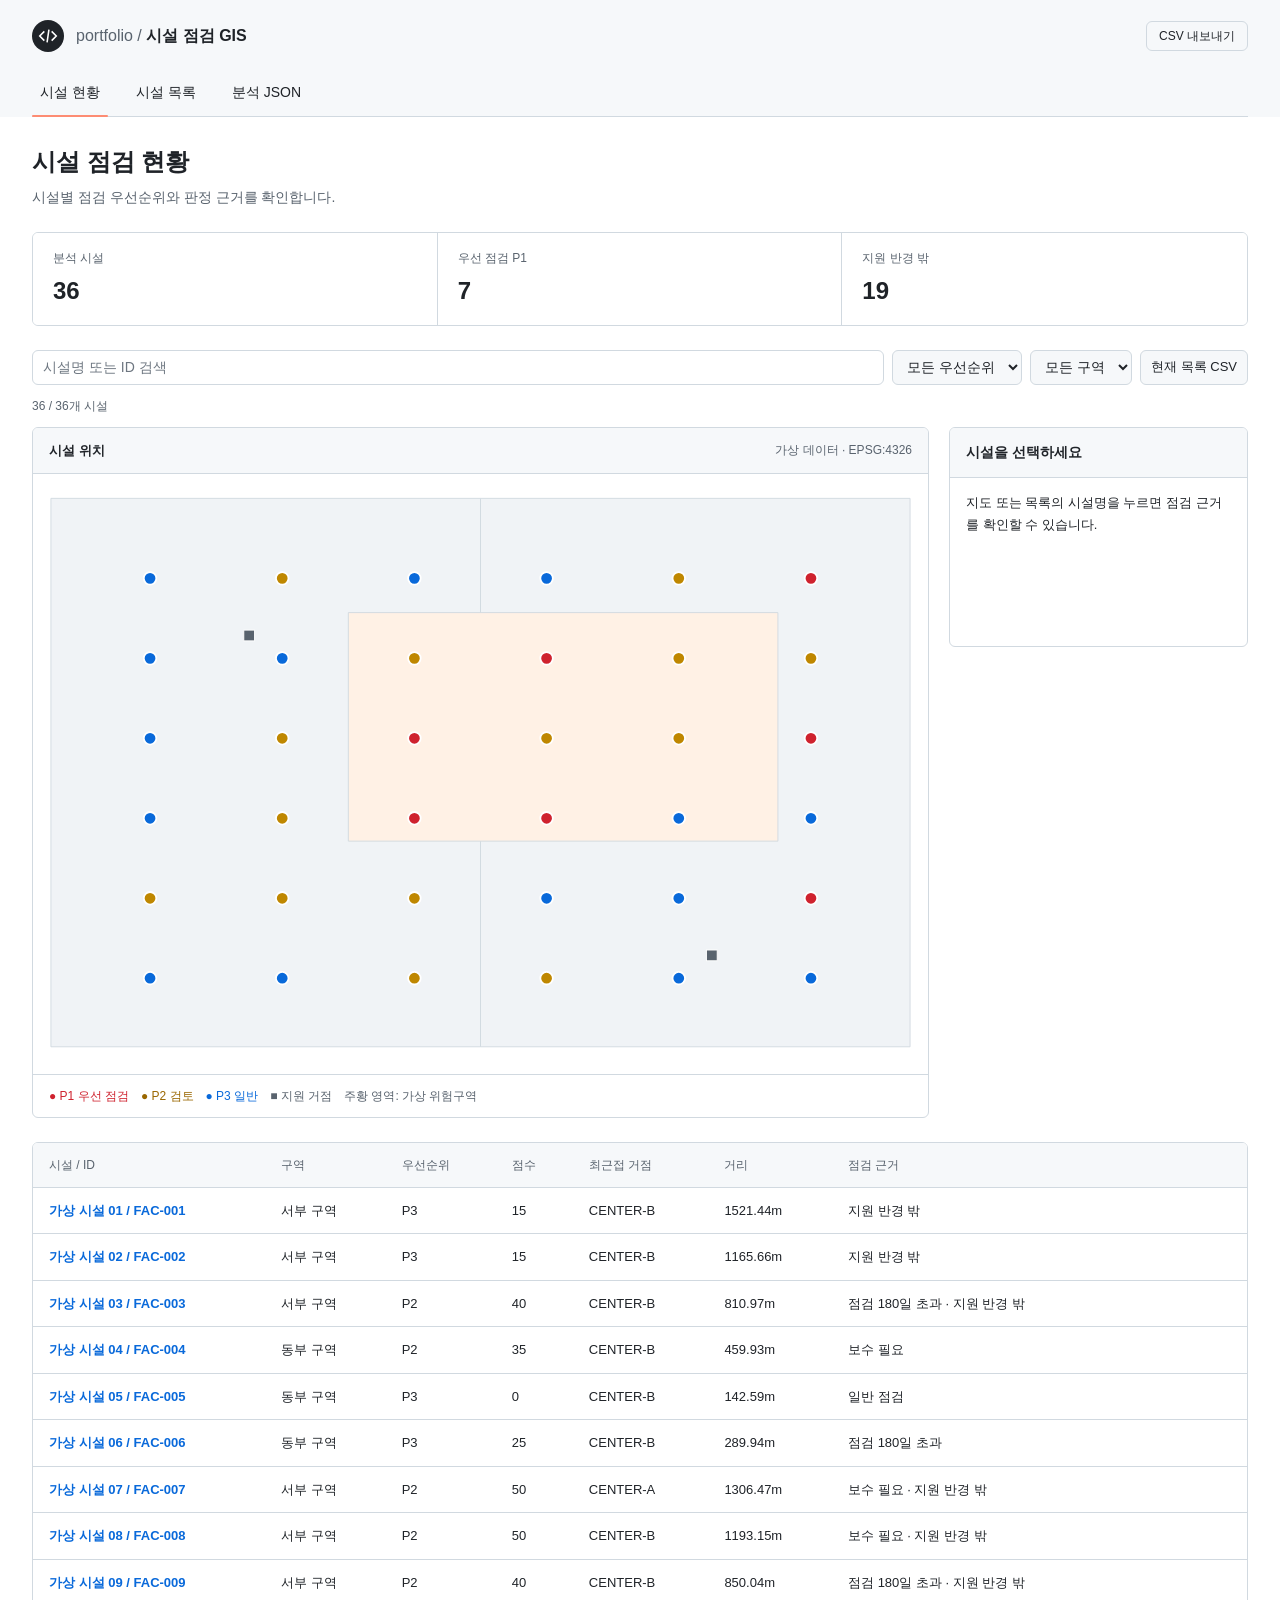
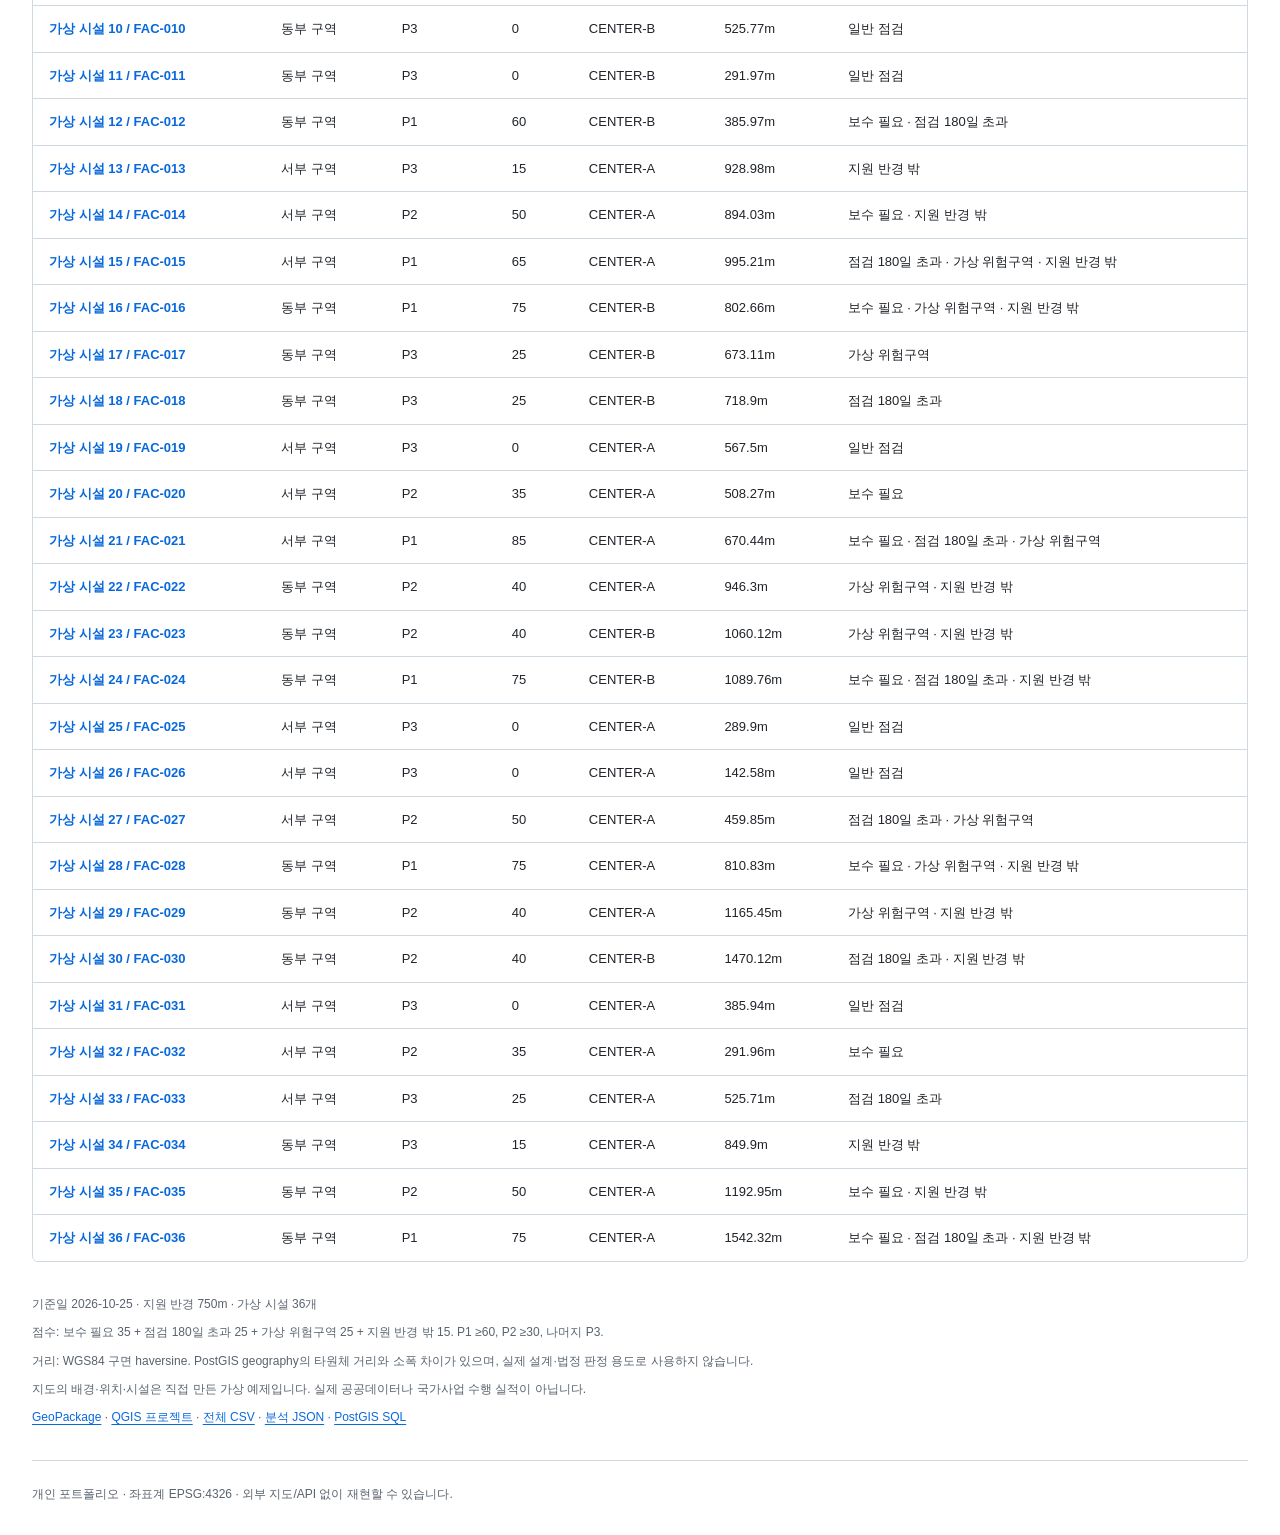
<file: output/index.html>
<!doctype html>
<html lang="ko">
  <head>
    <link rel="icon" href="data:," />
    <meta charset="utf-8" />
    <meta name="viewport" content="width=device-width,initial-scale=1" />
    <title>시설 점검 우선순위 · GIS 포트폴리오</title>
    <style>
      /* GitHub / Primer-inspired UI. Priority colors describe data, not page decoration. */
:root {
  color-scheme: light;
  --ink: #1f2328;
  --muted: #59636e;
  --line: #d1d9e0;
  --surface: #f6f8fa;
  --accent: #0969da;
}
* {
  box-sizing: border-box;
}
html {
  scroll-padding-top: 20px;
}
body {
  margin: 0;
  background: #fff;
  color: var(--ink);
  font:
    14px/1.5 -apple-system,
    BlinkMacSystemFont,
    "Segoe UI",
    "Malgun Gothic",
    sans-serif;
  -webkit-font-smoothing: antialiased;
}
.shell {
  width: min(1216px, calc(100% - 64px));
  margin: auto;
}
a {
  color: var(--accent);
  text-underline-offset: 3px;
}
button,
input,
select {
  font: inherit;
}
:focus-visible {
  outline: 2px solid var(--accent);
  outline-offset: 2px;
}
.app-header {
  background: var(--surface);
  box-shadow: 0 0 0 100vmax var(--surface);
  clip-path: inset(0 -100vmax);
  border-bottom: 1px solid var(--line);
}
.topbar {
  min-height: 72px;
  display: flex;
  align-items: center;
  justify-content: space-between;
  gap: 16px;
}
.brand {
  display: inline-flex;
  align-items: center;
  gap: 12px;
  color: var(--ink);
  font-size: 16px;
  font-weight: 600;
  text-decoration: none;
}
.brand-owner {
  color: var(--muted);
  font-weight: 400;
}
.brand-symbol {
  display: inline-grid;
  place-items: center;
  width: 32px;
  height: 32px;
  flex: none;
  border-radius: 50%;
  background: var(--ink);
  color: #fff;
}
.brand-symbol svg {
  width: 22px;
  height: 22px;
}
.header-download {
  padding: 5px 12px;
  border: 1px solid var(--line);
  border-radius: 6px;
  font-size: 12px;
  color: var(--ink);
  text-decoration: none;
  background: var(--surface);
  white-space: nowrap;
}
.app-tabs {
  display: flex;
  gap: 20px;
}
.app-tabs a {
  position: relative;
  padding: 10px 8px 13px;
  color: var(--ink);
  text-decoration: none;
  white-space: nowrap;
}
.app-tabs a[aria-current]::after {
  content: "";
  position: absolute;
  inset: auto 0 -1px;
  height: 2px;
  background: #fd8c73;
  border-radius: 2px;
}
main {
  padding-top: 28px;
}
h1 {
  font-size: 24px;
  font-weight: 600;
  line-height: 1.4;
  margin: 0 0 8px;
  letter-spacing: normal;
}
h2 {
  font-size: 16px;
  margin: 0 0 16px;
}
.lead {
  color: var(--muted);
  font-size: 14px;
  margin: 0;
}
.metrics {
  display: grid;
  grid-template-columns: repeat(3, 1fr);
  border: 1px solid var(--line);
  border-radius: 6px;
  overflow: hidden;
  margin: 24px 0;
}
.metrics > div {
  background: #fff;
  padding: 16px 20px;
  border-right: 1px solid var(--line);
}
.metrics > div:last-child {
  border-right: 0;
}
.metrics span {
  display: block;
  font-size: 12px;
  color: var(--muted);
}
.metrics strong {
  display: block;
  margin-top: 6px;
  font-size: 24px;
  font-weight: 600;
}
.filters {
  display: flex;
  gap: 8px;
  margin: 20px 0 12px;
}
input,
select,
button {
  border: 1px solid var(--line);
  background: #fff;
  border-radius: 6px;
  padding: 6px 10px;
  color: var(--ink);
  min-height: 32px;
}
input {
  flex: 1;
  min-width: 0;
}
select,
button {
  background: var(--surface);
}
input::placeholder {
  color: #6e7781;
}
button {
  cursor: pointer;
  font-size: 13px;
  font-weight: 500;
  white-space: nowrap;
}
button:hover {
  background: #eff2f5;
}
.status {
  font-size: 12px;
  color: var(--muted);
  margin: 0 0 12px;
}
.layout {
  display: grid;
  grid-template-columns: minmax(0, 3fr) minmax(260px, 1fr);
  gap: 20px;
  align-items: start;
}
.map {
  border: 1px solid var(--line);
  background: #fff;
  border-radius: 6px;
  overflow: hidden;
}
.map-heading {
  display: flex;
  justify-content: space-between;
  align-items: center;
  gap: 12px;
  padding: 13px 16px;
  border-bottom: 1px solid var(--line);
  background: var(--surface);
  font-size: 13px;
}
.map-heading span {
  font-size: 12px;
  color: var(--muted);
}
svg {
  display: block;
  width: 100%;
  height: auto;
}
.asset {
  fill: #0969da;
  stroke: white;
  stroke-width: 2;
  cursor: pointer;
}
.asset[data-priority="P1"] {
  fill: #cf222e;
}
.asset[data-priority="P2"] {
  fill: #bf8700;
}
.asset:focus,
.asset.selected {
  stroke: #1f2328;
  stroke-width: 4;
  outline: none;
}
.asset[hidden] {
  display: none;
}
.detail {
  background: white;
  border: 1px solid var(--line);
  border-radius: 6px;
  min-height: 220px;
  overflow: hidden;
}
.detail h2 {
  padding: 14px 16px;
  margin: 0;
  background: var(--surface);
  border-bottom: 1px solid var(--line);
  font-size: 14px;
  overflow-wrap: anywhere;
}
.detail p {
  font-size: 13px;
  margin: 14px 16px;
  line-height: 1.7;
  overflow-wrap: anywhere;
}
.legend {
  font-size: 12px;
  color: var(--muted);
  padding: 12px 16px;
  border-top: 1px solid var(--line);
  display: flex;
  flex-wrap: wrap;
  gap: 12px;
}
.p1 {
  color: #cf222e;
}
.p2 {
  color: #9a6700;
}
.p3 {
  color: #0969da;
}
.table-wrap {
  overflow: auto;
  margin-top: 24px;
  border: 1px solid var(--line);
  border-radius: 6px;
}
table {
  border-collapse: collapse;
  width: 100%;
  background: #fff;
  font-size: 13px;
}
th,
td {
  text-align: left;
  padding: 13px 16px;
  border-bottom: 1px solid var(--line);
}
th {
  font-weight: 500;
  font-size: 12px;
  color: var(--muted);
  background: var(--surface);
}
tbody tr:last-child td {
  border-bottom: 0;
}
tbody tr:hover {
  background: var(--surface);
}
td button {
  padding: 0;
  min-height: 0;
  border: 0;
  text-align: left;
  background: none;
  color: var(--accent);
  font-weight: 600;
}
td button:hover {
  background: none;
  text-decoration: underline;
}
.empty {
  text-align: center;
  padding: 32px;
}
.notes {
  padding: 24px 0;
  color: var(--muted);
  font-size: 12px;
  line-height: 1.7;
}
.notes p {
  margin: 8px 0;
}
footer {
  border-top: 1px solid var(--line);
  padding: 24px 0 32px;
  font-size: 12px;
  color: var(--muted);
}
@media (max-width: 760px) {
  .shell {
    width: calc(100% - 32px);
  }
  .topbar {
    min-height: 64px;
    gap: 12px;
  }
  .brand {
    font-size: 15px;
    gap: 8px;
  }
  .brand-owner {
    display: none;
  }
  .header-download {
    font-size: 11px;
    padding: 5px 8px;
  }
  .app-tabs {
    gap: 10px;
  }
  .app-tabs a {
    font-size: 13px;
    padding-inline: 6px;
  }
  main {
    padding-top: 24px;
  }
  .layout {
    grid-template-columns: 1fr;
  }
  .filters {
    flex-wrap: wrap;
  }
  .filters input {
    flex-basis: 100%;
  }
  .filters select {
    flex: 1;
    min-width: 0;
  }
  .filters button {
    white-space: nowrap;
  }
  .metrics > div {
    padding: 12px;
  }
  .metrics span {
    font-size: 11px;
  }
  .metrics strong {
    font-size: 22px;
  }
  h1 {
    font-size: 22px;
  }
  .map-heading {
    padding: 12px;
  }
  .map-heading span {
    font-size: 11px;
  }
  .detail {
    min-height: 0;
  }
  table {
    min-width: 650px;
  }
  .legend {
    gap: 10px;
    font-size: 11px;
  }
  input,
  select,
  button {
    min-height: 36px;
  }
}
@media (max-width: 360px) {
  .brand {
    font-size: 14px;
  }
  .header-download {
    padding: 5px 6px;
    font-size: 10px;
  }
  .app-tabs {
    gap: 4px;
  }
  .app-tabs a {
    font-size: 12px;
  }
  .metrics > div {
    padding: 12px 8px;
  }
}

    </style>
  </head>
  <body>
    <div class="shell">
      <header class="app-header">
        <div class="topbar">
          <a class="brand" href="#overview"
            ><span class="brand-symbol" aria-hidden="true"
              ><svg
                viewBox="0 0 24 24"
                fill="none"
                stroke="currentColor"
                stroke-width="1.7"
              >
                <path d="m8 7-5 5 5 5m8-10 5 5-5 5m-3-12-2 14" /></svg></span
            ><span
              ><span class="brand-owner">portfolio / </span>시설 점검 GIS</span
            ></a
          ><a class="header-download" href="facilities.csv">CSV 내보내기</a>
        </div>
        <nav class="app-tabs" aria-label="주 메뉴">
          <a href="#overview" aria-current="page">시설 현황</a
          ><a href="#facility-list">시설 목록</a
          ><a href="report.json">분석 JSON</a>
        </nav>
      </header>
      <main id="overview">
        <h1>시설 점검 현황</h1>
        <p class="lead">시설별 점검 우선순위와 판정 근거를 확인합니다.</p>
        <section class="metrics" aria-label="분석 요약">
          <div>
            <span>분석 시설</span>
            <strong id="total"> </strong>
          </div>
          <div>
            <span>우선 점검 P1</span>
            <strong id="high"> </strong>
          </div>
          <div>
            <span>지원 반경 밖</span>
            <strong id="uncovered"> </strong>
          </div>
        </section>
        <div class="filters">
          <input
            id="search"
            type="search"
            placeholder="시설명 또는 ID 검색"
            aria-label="시설 검색"
          />
          <select id="priority" aria-label="우선순위">
            <option value="">모든 우선순위</option>
            <option>P1</option>
            <option>P2</option>
            <option>P3</option>
          </select>
          <select id="zone" aria-label="구역">
            <option value="">모든 구역</option>
          </select>
          <button id="download">현재 목록 CSV</button>
        </div>
        <p id="count" class="status" role="status"></p>
        <div class="layout">
          <div class="map">
            <div class="map-heading">
              <strong>시설 위치</strong><span>가상 데이터 · EPSG:4326</span>
            </div>
            <svg
              viewBox="0 0 1000 670"
              role="img"
              aria-label="가상 공공시설 우선순위 지도"
            >
              <path d="M 20.00,640.00 L 500.00,640.00 L 500.00,27.23 L 20.00,27.23 L 20.00,640.00 Z" fill-rule="evenodd" fill="#f0f3f6" stroke="#d1d9e0"><title>서부 구역</title></path><path d="M 500.00,640.00 L 980.00,640.00 L 980.00,27.23 L 500.00,27.23 L 500.00,640.00 Z" fill-rule="evenodd" fill="#f0f3f6" stroke="#d1d9e0"><title>동부 구역</title></path><path d="M 352.31,410.21 L 832.31,410.21 L 832.31,154.89 L 352.31,154.89 L 352.31,410.21 Z" fill-rule="evenodd" fill="#fff1e5" stroke="#d1d9e0"><title>가상 집중 점검구역</title></path><circle class="asset" tabindex="0" role="button" aria-label="가상 시설 01" data-id="FAC-001" data-priority="P3" cx="130.77" cy="563.40" r="7"><title>가상 시설 01</title></circle><circle class="asset" tabindex="0" role="button" aria-label="가상 시설 02" data-id="FAC-002" data-priority="P3" cx="278.46" cy="563.40" r="7"><title>가상 시설 02</title></circle><circle class="asset" tabindex="0" role="button" aria-label="가상 시설 03" data-id="FAC-003" data-priority="P2" cx="426.15" cy="563.40" r="7"><title>가상 시설 03</title></circle><circle class="asset" tabindex="0" role="button" aria-label="가상 시설 04" data-id="FAC-004" data-priority="P2" cx="573.85" cy="563.40" r="7"><title>가상 시설 04</title></circle><circle class="asset" tabindex="0" role="button" aria-label="가상 시설 05" data-id="FAC-005" data-priority="P3" cx="721.54" cy="563.40" r="7"><title>가상 시설 05</title></circle><circle class="asset" tabindex="0" role="button" aria-label="가상 시설 06" data-id="FAC-006" data-priority="P3" cx="869.23" cy="563.40" r="7"><title>가상 시설 06</title></circle><circle class="asset" tabindex="0" role="button" aria-label="가상 시설 07" data-id="FAC-007" data-priority="P2" cx="130.77" cy="474.04" r="7"><title>가상 시설 07</title></circle><circle class="asset" tabindex="0" role="button" aria-label="가상 시설 08" data-id="FAC-008" data-priority="P2" cx="278.46" cy="474.04" r="7"><title>가상 시설 08</title></circle><circle class="asset" tabindex="0" role="button" aria-label="가상 시설 09" data-id="FAC-009" data-priority="P2" cx="426.15" cy="474.04" r="7"><title>가상 시설 09</title></circle><circle class="asset" tabindex="0" role="button" aria-label="가상 시설 10" data-id="FAC-010" data-priority="P3" cx="573.85" cy="474.04" r="7"><title>가상 시설 10</title></circle><circle class="asset" tabindex="0" role="button" aria-label="가상 시설 11" data-id="FAC-011" data-priority="P3" cx="721.54" cy="474.04" r="7"><title>가상 시설 11</title></circle><circle class="asset" tabindex="0" role="button" aria-label="가상 시설 12" data-id="FAC-012" data-priority="P1" cx="869.23" cy="474.04" r="7"><title>가상 시설 12</title></circle><circle class="asset" tabindex="0" role="button" aria-label="가상 시설 13" data-id="FAC-013" data-priority="P3" cx="130.77" cy="384.68" r="7"><title>가상 시설 13</title></circle><circle class="asset" tabindex="0" role="button" aria-label="가상 시설 14" data-id="FAC-014" data-priority="P2" cx="278.46" cy="384.68" r="7"><title>가상 시설 14</title></circle><circle class="asset" tabindex="0" role="button" aria-label="가상 시설 15" data-id="FAC-015" data-priority="P1" cx="426.15" cy="384.68" r="7"><title>가상 시설 15</title></circle><circle class="asset" tabindex="0" role="button" aria-label="가상 시설 16" data-id="FAC-016" data-priority="P1" cx="573.85" cy="384.68" r="7"><title>가상 시설 16</title></circle><circle class="asset" tabindex="0" role="button" aria-label="가상 시설 17" data-id="FAC-017" data-priority="P3" cx="721.54" cy="384.68" r="7"><title>가상 시설 17</title></circle><circle class="asset" tabindex="0" role="button" aria-label="가상 시설 18" data-id="FAC-018" data-priority="P3" cx="869.23" cy="384.68" r="7"><title>가상 시설 18</title></circle><circle class="asset" tabindex="0" role="button" aria-label="가상 시설 19" data-id="FAC-019" data-priority="P3" cx="130.77" cy="295.32" r="7"><title>가상 시설 19</title></circle><circle class="asset" tabindex="0" role="button" aria-label="가상 시설 20" data-id="FAC-020" data-priority="P2" cx="278.46" cy="295.32" r="7"><title>가상 시설 20</title></circle><circle class="asset" tabindex="0" role="button" aria-label="가상 시설 21" data-id="FAC-021" data-priority="P1" cx="426.15" cy="295.32" r="7"><title>가상 시설 21</title></circle><circle class="asset" tabindex="0" role="button" aria-label="가상 시설 22" data-id="FAC-022" data-priority="P2" cx="573.85" cy="295.32" r="7"><title>가상 시설 22</title></circle><circle class="asset" tabindex="0" role="button" aria-label="가상 시설 23" data-id="FAC-023" data-priority="P2" cx="721.54" cy="295.32" r="7"><title>가상 시설 23</title></circle><circle class="asset" tabindex="0" role="button" aria-label="가상 시설 24" data-id="FAC-024" data-priority="P1" cx="869.23" cy="295.32" r="7"><title>가상 시설 24</title></circle><circle class="asset" tabindex="0" role="button" aria-label="가상 시설 25" data-id="FAC-025" data-priority="P3" cx="130.77" cy="205.96" r="7"><title>가상 시설 25</title></circle><circle class="asset" tabindex="0" role="button" aria-label="가상 시설 26" data-id="FAC-026" data-priority="P3" cx="278.46" cy="205.96" r="7"><title>가상 시설 26</title></circle><circle class="asset" tabindex="0" role="button" aria-label="가상 시설 27" data-id="FAC-027" data-priority="P2" cx="426.15" cy="205.96" r="7"><title>가상 시설 27</title></circle><circle class="asset" tabindex="0" role="button" aria-label="가상 시설 28" data-id="FAC-028" data-priority="P1" cx="573.85" cy="205.96" r="7"><title>가상 시설 28</title></circle><circle class="asset" tabindex="0" role="button" aria-label="가상 시설 29" data-id="FAC-029" data-priority="P2" cx="721.54" cy="205.96" r="7"><title>가상 시설 29</title></circle><circle class="asset" tabindex="0" role="button" aria-label="가상 시설 30" data-id="FAC-030" data-priority="P2" cx="869.23" cy="205.96" r="7"><title>가상 시설 30</title></circle><circle class="asset" tabindex="0" role="button" aria-label="가상 시설 31" data-id="FAC-031" data-priority="P3" cx="130.77" cy="116.60" r="7"><title>가상 시설 31</title></circle><circle class="asset" tabindex="0" role="button" aria-label="가상 시설 32" data-id="FAC-032" data-priority="P2" cx="278.46" cy="116.60" r="7"><title>가상 시설 32</title></circle><circle class="asset" tabindex="0" role="button" aria-label="가상 시설 33" data-id="FAC-033" data-priority="P3" cx="426.15" cy="116.60" r="7"><title>가상 시설 33</title></circle><circle class="asset" tabindex="0" role="button" aria-label="가상 시설 34" data-id="FAC-034" data-priority="P3" cx="573.85" cy="116.60" r="7"><title>가상 시설 34</title></circle><circle class="asset" tabindex="0" role="button" aria-label="가상 시설 35" data-id="FAC-035" data-priority="P2" cx="721.54" cy="116.60" r="7"><title>가상 시설 35</title></circle><circle class="asset" tabindex="0" role="button" aria-label="가상 시설 36" data-id="FAC-036" data-priority="P1" cx="869.23" cy="116.60" r="7"><title>가상 시설 36</title></circle><rect x="235.54" y="174.43" width="12" height="12" fill="#59636e" stroke="white"><title>가상 북부 지원 거점</title></rect><rect x="752.46" y="531.87" width="12" height="12" fill="#59636e" stroke="white"><title>가상 남부 지원 거점</title></rect>
            </svg>
            <div class="legend">
              <span class="p1">● P1 우선 점검</span>
              <span class="p2">● P2 검토</span>
              <span class="p3">● P3 일반</span>
              <span>■ 지원 거점</span>
              <span>주황 영역: 가상 위험구역</span>
            </div>
          </div>
          <aside class="detail" id="detail">
            <h2>시설을 선택하세요</h2>
            <p>
              지도 또는 목록의 시설명을 누르면 점검 근거를 확인할 수 있습니다.
            </p>
          </aside>
        </div>
        <div class="table-wrap" id="facility-list">
          <table>
            <thead>
              <tr>
                <th>시설 / ID</th>
                <th>구역</th>
                <th>우선순위</th>
                <th>점수</th>
                <th>최근접 거점</th>
                <th>거리</th>
                <th>점검 근거</th>
              </tr>
            </thead>
            <tbody id="rows"></tbody>
          </table>
        </div>
        <section class="notes">
          <p id="basis"></p>
          <p>
            점수: 보수 필요 35 + 점검 180일 초과 25 + 가상 위험구역 25 + 지원
            반경 밖 15. P1 ≥60, P2 ≥30, 나머지 P3.
          </p>
          <p>
            거리: WGS84 구면 haversine. PostGIS geography의 타원체 거리와 소폭
            차이가 있으며, 실제 설계·법정 판정 용도로 사용하지 않습니다.
          </p>
          <p>
            지도의 배경·위치·시설은 직접 만든 가상 예제입니다. 실제 공공데이터나
            국가사업 수행 실적이 아닙니다.
          </p>
          <p>
            <a href="analysis.gpkg">GeoPackage</a> ·
            <a href="facility-review.qgs">QGIS 프로젝트</a> ·
            <a href="facilities.csv">전체 CSV</a> ·
            <a href="report.json">분석 JSON</a> ·
            <a href="postgis.sql">PostGIS SQL</a>
          </p>
        </section>
      </main>
      <footer>
        개인 포트폴리오 · 좌표계 EPSG:4326 · 외부 지도/API 없이 재현할 수
        있습니다.
      </footer>
    </div>
    <script id="report-data" type="application/json">
      {"as_of": "2026-10-25", "radius_m": 750, "distance_method": "WGS84 coordinates / spherical haversine R=6371008.8m; PostGIS geography uses spheroid", "synthetic": true, "total": 36, "uncovered": 19, "high_priority": 7, "rows": [{"id": "FAC-001", "name": "가상 시설 01", "kind": "안전표지", "condition": "OK", "last_inspected": "2026-09-01", "zone": "서부 구역", "nearest_center": "CENTER-B", "distance_m": 1521.44, "covered": false, "hazard": false, "overdue": false, "score": 15, "priority": "P3", "reasons": "지원 반경 밖", "lon": 127.42, "lat": 36.61}, {"id": "FAC-002", "name": "가상 시설 02", "kind": "보행시설", "condition": "OK", "last_inspected": "2026-09-01", "zone": "서부 구역", "nearest_center": "CENTER-B", "distance_m": 1165.66, "covered": false, "hazard": false, "overdue": false, "score": 15, "priority": "P3", "reasons": "지원 반경 밖", "lon": 127.424, "lat": 36.61}, {"id": "FAC-003", "name": "가상 시설 03", "kind": "배수시설", "condition": "OK", "last_inspected": "2026-01-10", "zone": "서부 구역", "nearest_center": "CENTER-B", "distance_m": 810.97, "covered": false, "hazard": false, "overdue": true, "score": 40, "priority": "P2", "reasons": "점검 180일 초과 · 지원 반경 밖", "lon": 127.428, "lat": 36.61}, {"id": "FAC-004", "name": "가상 시설 04", "kind": "안전표지", "condition": "REPAIR", "last_inspected": "2026-09-01", "zone": "동부 구역", "nearest_center": "CENTER-B", "distance_m": 459.93, "covered": true, "hazard": false, "overdue": false, "score": 35, "priority": "P2", "reasons": "보수 필요", "lon": 127.432, "lat": 36.61}, {"id": "FAC-005", "name": "가상 시설 05", "kind": "보행시설", "condition": "OK", "last_inspected": "2026-09-01", "zone": "동부 구역", "nearest_center": "CENTER-B", "distance_m": 142.59, "covered": true, "hazard": false, "overdue": false, "score": 0, "priority": "P3", "reasons": "일반 점검", "lon": 127.436, "lat": 36.61}, {"id": "FAC-006", "name": "가상 시설 06", "kind": "배수시설", "condition": "OK", "last_inspected": "2026-01-10", "zone": "동부 구역", "nearest_center": "CENTER-B", "distance_m": 289.94, "covered": true, "hazard": false, "overdue": true, "score": 25, "priority": "P3", "reasons": "점검 180일 초과", "lon": 127.44, "lat": 36.61}, {"id": "FAC-007", "name": "가상 시설 07", "kind": "안전표지", "condition": "REPAIR", "last_inspected": "2026-09-01", "zone": "서부 구역", "nearest_center": "CENTER-A", "distance_m": 1306.47, "covered": false, "hazard": false, "overdue": false, "score": 50, "priority": "P2", "reasons": "보수 필요 · 지원 반경 밖", "lon": 127.42, "lat": 36.6135}, {"id": "FAC-008", "name": "가상 시설 08", "kind": "보행시설", "condition": "REPAIR", "last_inspected": "2026-09-01", "zone": "서부 구역", "nearest_center": "CENTER-B", "distance_m": 1193.15, "covered": false, "hazard": false, "overdue": false, "score": 50, "priority": "P2", "reasons": "보수 필요 · 지원 반경 밖", "lon": 127.424, "lat": 36.6135}, {"id": "FAC-009", "name": "가상 시설 09", "kind": "배수시설", "condition": "OK", "last_inspected": "2026-01-10", "zone": "서부 구역", "nearest_center": "CENTER-B", "distance_m": 850.04, "covered": false, "hazard": false, "overdue": true, "score": 40, "priority": "P2", "reasons": "점검 180일 초과 · 지원 반경 밖", "lon": 127.428, "lat": 36.6135}, {"id": "FAC-010", "name": "가상 시설 10", "kind": "안전표지", "condition": "OK", "last_inspected": "2026-09-01", "zone": "동부 구역", "nearest_center": "CENTER-B", "distance_m": 525.77, "covered": true, "hazard": false, "overdue": false, "score": 0, "priority": "P3", "reasons": "일반 점검", "lon": 127.432, "lat": 36.6135}, {"id": "FAC-011", "name": "가상 시설 11", "kind": "보행시설", "condition": "OK", "last_inspected": "2026-09-01", "zone": "동부 구역", "nearest_center": "CENTER-B", "distance_m": 291.97, "covered": true, "hazard": false, "overdue": false, "score": 0, "priority": "P3", "reasons": "일반 점검", "lon": 127.436, "lat": 36.6135}, {"id": "FAC-012", "name": "가상 시설 12", "kind": "배수시설", "condition": "REPAIR", "last_inspected": "2026-01-10", "zone": "동부 구역", "nearest_center": "CENTER-B", "distance_m": 385.97, "covered": true, "hazard": false, "overdue": true, "score": 60, "priority": "P1", "reasons": "보수 필요 · 점검 180일 초과", "lon": 127.44, "lat": 36.6135}, {"id": "FAC-013", "name": "가상 시설 13", "kind": "안전표지", "condition": "OK", "last_inspected": "2026-09-01", "zone": "서부 구역", "nearest_center": "CENTER-A", "distance_m": 928.98, "covered": false, "hazard": false, "overdue": false, "score": 15, "priority": "P3", "reasons": "지원 반경 밖", "lon": 127.42, "lat": 36.617}, {"id": "FAC-014", "name": "가상 시설 14", "kind": "보행시설", "condition": "REPAIR", "last_inspected": "2026-09-01", "zone": "서부 구역", "nearest_center": "CENTER-A", "distance_m": 894.03, "covered": false, "hazard": false, "overdue": false, "score": 50, "priority": "P2", "reasons": "보수 필요 · 지원 반경 밖", "lon": 127.424, "lat": 36.617}, {"id": "FAC-015", "name": "가상 시설 15", "kind": "배수시설", "condition": "OK", "last_inspected": "2026-01-10", "zone": "서부 구역", "nearest_center": "CENTER-A", "distance_m": 995.21, "covered": false, "hazard": true, "overdue": true, "score": 65, "priority": "P1", "reasons": "점검 180일 초과 · 가상 위험구역 · 지원 반경 밖", "lon": 127.428, "lat": 36.617}, {"id": "FAC-016", "name": "가상 시설 16", "kind": "안전표지", "condition": "REPAIR", "last_inspected": "2026-09-01", "zone": "동부 구역", "nearest_center": "CENTER-B", "distance_m": 802.66, "covered": false, "hazard": true, "overdue": false, "score": 75, "priority": "P1", "reasons": "보수 필요 · 가상 위험구역 · 지원 반경 밖", "lon": 127.432, "lat": 36.617}, {"id": "FAC-017", "name": "가상 시설 17", "kind": "보행시설", "condition": "OK", "last_inspected": "2026-09-01", "zone": "동부 구역", "nearest_center": "CENTER-B", "distance_m": 673.11, "covered": true, "hazard": true, "overdue": false, "score": 25, "priority": "P3", "reasons": "가상 위험구역", "lon": 127.436, "lat": 36.617}, {"id": "FAC-018", "name": "가상 시설 18", "kind": "배수시설", "condition": "OK", "last_inspected": "2026-01-10", "zone": "동부 구역", "nearest_center": "CENTER-B", "distance_m": 718.9, "covered": true, "hazard": false, "overdue": true, "score": 25, "priority": "P3", "reasons": "점검 180일 초과", "lon": 127.44, "lat": 36.617}, {"id": "FAC-019", "name": "가상 시설 19", "kind": "안전표지", "condition": "OK", "last_inspected": "2026-09-01", "zone": "서부 구역", "nearest_center": "CENTER-A", "distance_m": 567.5, "covered": true, "hazard": false, "overdue": false, "score": 0, "priority": "P3", "reasons": "일반 점검", "lon": 127.42, "lat": 36.6205}, {"id": "FAC-020", "name": "가상 시설 20", "kind": "보행시설", "condition": "REPAIR", "last_inspected": "2026-09-01", "zone": "서부 구역", "nearest_center": "CENTER-A", "distance_m": 508.27, "covered": true, "hazard": false, "overdue": false, "score": 35, "priority": "P2", "reasons": "보수 필요", "lon": 127.424, "lat": 36.6205}, {"id": "FAC-021", "name": "가상 시설 21", "kind": "배수시설", "condition": "REPAIR", "last_inspected": "2026-01-10", "zone": "서부 구역", "nearest_center": "CENTER-A", "distance_m": 670.44, "covered": true, "hazard": true, "overdue": true, "score": 85, "priority": "P1", "reasons": "보수 필요 · 점검 180일 초과 · 가상 위험구역", "lon": 127.428, "lat": 36.6205}, {"id": "FAC-022", "name": "가상 시설 22", "kind": "안전표지", "condition": "OK", "last_inspected": "2026-09-01", "zone": "동부 구역", "nearest_center": "CENTER-A", "distance_m": 946.3, "covered": false, "hazard": true, "overdue": false, "score": 40, "priority": "P2", "reasons": "가상 위험구역 · 지원 반경 밖", "lon": 127.432, "lat": 36.6205}, {"id": "FAC-023", "name": "가상 시설 23", "kind": "보행시설", "condition": "OK", "last_inspected": "2026-09-01", "zone": "동부 구역", "nearest_center": "CENTER-B", "distance_m": 1060.12, "covered": false, "hazard": true, "overdue": false, "score": 40, "priority": "P2", "reasons": "가상 위험구역 · 지원 반경 밖", "lon": 127.436, "lat": 36.6205}, {"id": "FAC-024", "name": "가상 시설 24", "kind": "배수시설", "condition": "REPAIR", "last_inspected": "2026-01-10", "zone": "동부 구역", "nearest_center": "CENTER-B", "distance_m": 1089.76, "covered": false, "hazard": false, "overdue": true, "score": 75, "priority": "P1", "reasons": "보수 필요 · 점검 180일 초과 · 지원 반경 밖", "lon": 127.44, "lat": 36.6205}, {"id": "FAC-025", "name": "가상 시설 25", "kind": "안전표지", "condition": "OK", "last_inspected": "2026-09-01", "zone": "서부 구역", "nearest_center": "CENTER-A", "distance_m": 289.9, "covered": true, "hazard": false, "overdue": false, "score": 0, "priority": "P3", "reasons": "일반 점검", "lon": 127.42, "lat": 36.624}, {"id": "FAC-026", "name": "가상 시설 26", "kind": "보행시설", "condition": "OK", "last_inspected": "2026-09-01", "zone": "서부 구역", "nearest_center": "CENTER-A", "distance_m": 142.58, "covered": true, "hazard": false, "overdue": false, "score": 0, "priority": "P3", "reasons": "일반 점검", "lon": 127.424, "lat": 36.624}, {"id": "FAC-027", "name": "가상 시설 27", "kind": "배수시설", "condition": "OK", "last_inspected": "2026-01-10", "zone": "서부 구역", "nearest_center": "CENTER-A", "distance_m": 459.85, "covered": true, "hazard": true, "overdue": true, "score": 50, "priority": "P2", "reasons": "점검 180일 초과 · 가상 위험구역", "lon": 127.428, "lat": 36.624}, {"id": "FAC-028", "name": "가상 시설 28", "kind": "안전표지", "condition": "REPAIR", "last_inspected": "2026-09-01", "zone": "동부 구역", "nearest_center": "CENTER-A", "distance_m": 810.83, "covered": false, "hazard": true, "overdue": false, "score": 75, "priority": "P1", "reasons": "보수 필요 · 가상 위험구역 · 지원 반경 밖", "lon": 127.432, "lat": 36.624}, {"id": "FAC-029", "name": "가상 시설 29", "kind": "보행시설", "condition": "OK", "last_inspected": "2026-09-01", "zone": "동부 구역", "nearest_center": "CENTER-A", "distance_m": 1165.45, "covered": false, "hazard": true, "overdue": false, "score": 40, "priority": "P2", "reasons": "가상 위험구역 · 지원 반경 밖", "lon": 127.436, "lat": 36.624}, {"id": "FAC-030", "name": "가상 시설 30", "kind": "배수시설", "condition": "OK", "last_inspected": "2026-01-10", "zone": "동부 구역", "nearest_center": "CENTER-B", "distance_m": 1470.12, "covered": false, "hazard": false, "overdue": true, "score": 40, "priority": "P2", "reasons": "점검 180일 초과 · 지원 반경 밖", "lon": 127.44, "lat": 36.624}, {"id": "FAC-031", "name": "가상 시설 31", "kind": "안전표지", "condition": "OK", "last_inspected": "2026-09-01", "zone": "서부 구역", "nearest_center": "CENTER-A", "distance_m": 385.94, "covered": true, "hazard": false, "overdue": false, "score": 0, "priority": "P3", "reasons": "일반 점검", "lon": 127.42, "lat": 36.6275}, {"id": "FAC-032", "name": "가상 시설 32", "kind": "보행시설", "condition": "REPAIR", "last_inspected": "2026-09-01", "zone": "서부 구역", "nearest_center": "CENTER-A", "distance_m": 291.96, "covered": true, "hazard": false, "overdue": false, "score": 35, "priority": "P2", "reasons": "보수 필요", "lon": 127.424, "lat": 36.6275}, {"id": "FAC-033", "name": "가상 시설 33", "kind": "배수시설", "condition": "OK", "last_inspected": "2026-01-10", "zone": "서부 구역", "nearest_center": "CENTER-A", "distance_m": 525.71, "covered": true, "hazard": false, "overdue": true, "score": 25, "priority": "P3", "reasons": "점검 180일 초과", "lon": 127.428, "lat": 36.6275}, {"id": "FAC-034", "name": "가상 시설 34", "kind": "안전표지", "condition": "OK", "last_inspected": "2026-09-01", "zone": "동부 구역", "nearest_center": "CENTER-A", "distance_m": 849.9, "covered": false, "hazard": false, "overdue": false, "score": 15, "priority": "P3", "reasons": "지원 반경 밖", "lon": 127.432, "lat": 36.6275}, {"id": "FAC-035", "name": "가상 시설 35", "kind": "보행시설", "condition": "REPAIR", "last_inspected": "2026-09-01", "zone": "동부 구역", "nearest_center": "CENTER-A", "distance_m": 1192.95, "covered": false, "hazard": false, "overdue": false, "score": 50, "priority": "P2", "reasons": "보수 필요 · 지원 반경 밖", "lon": 127.436, "lat": 36.6275}, {"id": "FAC-036", "name": "가상 시설 36", "kind": "배수시설", "condition": "REPAIR", "last_inspected": "2026-01-10", "zone": "동부 구역", "nearest_center": "CENTER-A", "distance_m": 1542.32, "covered": false, "hazard": false, "overdue": true, "score": 75, "priority": "P1", "reasons": "보수 필요 · 점검 180일 초과 · 지원 반경 밖", "lon": 127.44, "lat": 36.6275}]}
    </script>
    <script>
      const report = JSON.parse(document.querySelector("#report-data").textContent);
const rows = report.rows;
let shown = rows;
document.querySelector("#total").textContent = report.total;
document.querySelector("#high").textContent = report.high_priority;
document.querySelector("#uncovered").textContent = report.uncovered;
document.querySelector("#basis").textContent =
  `기준일 ${report.as_of} · 지원 반경 ${report.radius_m}m · 가상 시설 ${report.total}개`;
for (const zone of [...new Set(rows.map((r) => r.zone))].sort()) {
  const option = document.createElement("option");
  option.value = zone;
  option.textContent = zone;
  document.querySelector("#zone").append(option);
}
function select(id) {
  const row = rows.find((r) => r.id === id);
  if (!row) return;
  const box = document.querySelector("#detail");
  box.replaceChildren();
  const title = document.createElement("h2");
  title.textContent = row.name;
  box.append(title);
  for (const text of [
    `${row.id} · ${row.kind}`,
    `구역: ${row.zone}`,
    `우선순위: ${row.priority} / ${row.score}점`,
    `최근접 거점: ${row.nearest_center}`,
    `거리: ${row.distance_m.toLocaleString()}m / ${row.covered ? "반경 안" : "반경 밖"}`,
    `최종 점검: ${row.last_inspected}`,
    `점검 근거: ${row.reasons}`,
  ]) {
    const p = document.createElement("p");
    p.textContent = text;
    box.append(p);
  }
  document
    .querySelectorAll(".asset")
    .forEach((e) => e.classList.toggle("selected", e.dataset.id === id));
}
function render() {
  const query = document
    .querySelector("#search")
    .value.trim()
    .toLocaleLowerCase();
  const priority = document.querySelector("#priority").value;
  const zone = document.querySelector("#zone").value;
  shown = rows.filter(
    (r) =>
      (!priority || r.priority === priority) &&
      (!zone || r.zone === zone) &&
      (!query || (r.id + " " + r.name).toLocaleLowerCase().includes(query)),
  );
  document.querySelector("#count").textContent =
    `${shown.length} / ${rows.length}개 시설`;
  const body = document.querySelector("#rows");
  body.replaceChildren();
  const ids = new Set(shown.map((r) => r.id));
  document.querySelectorAll(".asset").forEach((e) => {
    e.toggleAttribute("hidden", !ids.has(e.dataset.id));
  });
  for (const row of shown) {
    const tr = document.createElement("tr");
    const td = document.createElement("td");
    const button = document.createElement("button");
    button.textContent = row.name + " / " + row.id;
    button.onclick = () => select(row.id);
    td.append(button);
    tr.append(td);
    for (const value of [
      row.zone,
      row.priority,
      row.score,
      row.nearest_center,
      row.distance_m + "m",
      row.reasons,
    ]) {
      const cell = document.createElement("td");
      cell.textContent = value;
      tr.append(cell);
    }
    body.append(tr);
  }
  if (!shown.length) {
    const tr = document.createElement("tr");
    const td = document.createElement("td");
    td.colSpan = 7;
    td.className = "empty";
    td.textContent = "조건에 맞는 시설이 없습니다.";
    tr.append(td);
    body.append(tr);
  }
}
for (const id of ["search", "priority", "zone"])
  document.querySelector("#" + id).addEventListener("input", render);
document.querySelectorAll(".asset").forEach((e) => {
  e.onclick = () => select(e.dataset.id);
  e.onkeydown = (event) => {
    if (event.key === "Enter" || event.key === " ") {
      event.preventDefault();
      select(e.dataset.id);
    }
  };
});
document.querySelector("#download").onclick = () => {
  const keys = [
    "id",
    "name",
    "zone",
    "priority",
    "score",
    "distance_m",
    "reasons",
  ];
  const csv = (v) =>
    '"' +
    String(v)
      .replace(/^[\s]*([=+@-])/g, "'$1")
      .replaceAll('"', '""') +
    '"';
  const text =
    "\uFEFF" +
    [keys, ...shown.map((r) => keys.map((k) => r[k]))]
      .map((row) => row.map(csv).join(","))
      .join("\r\n");
  const url = URL.createObjectURL(
    new Blob([text], { type: "text/csv;charset=utf-8" }),
  );
  const a = document.createElement("a");
  a.href = url;
  a.download = "filtered-facilities.csv";
  a.click();
  setTimeout(() => URL.revokeObjectURL(url), 1000);
};
render();

    </script>
  </body>
</html>
</file>
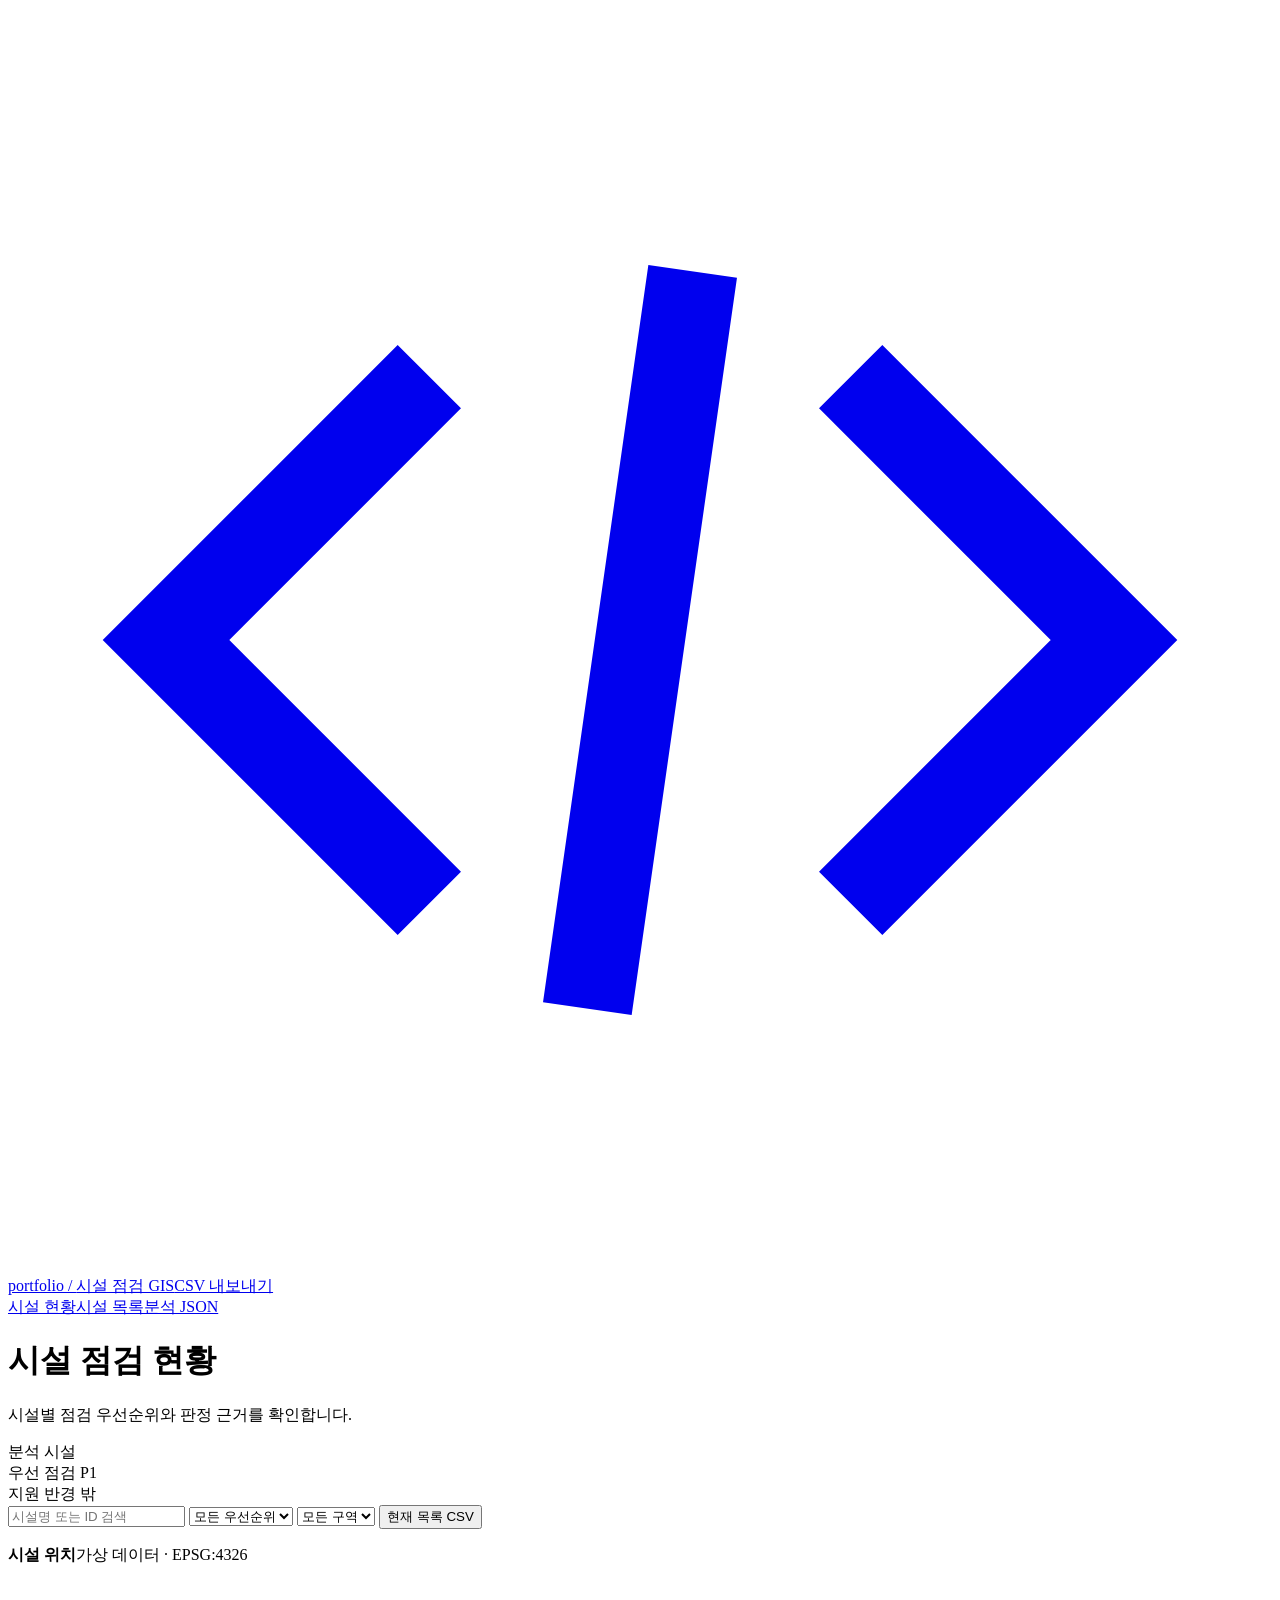
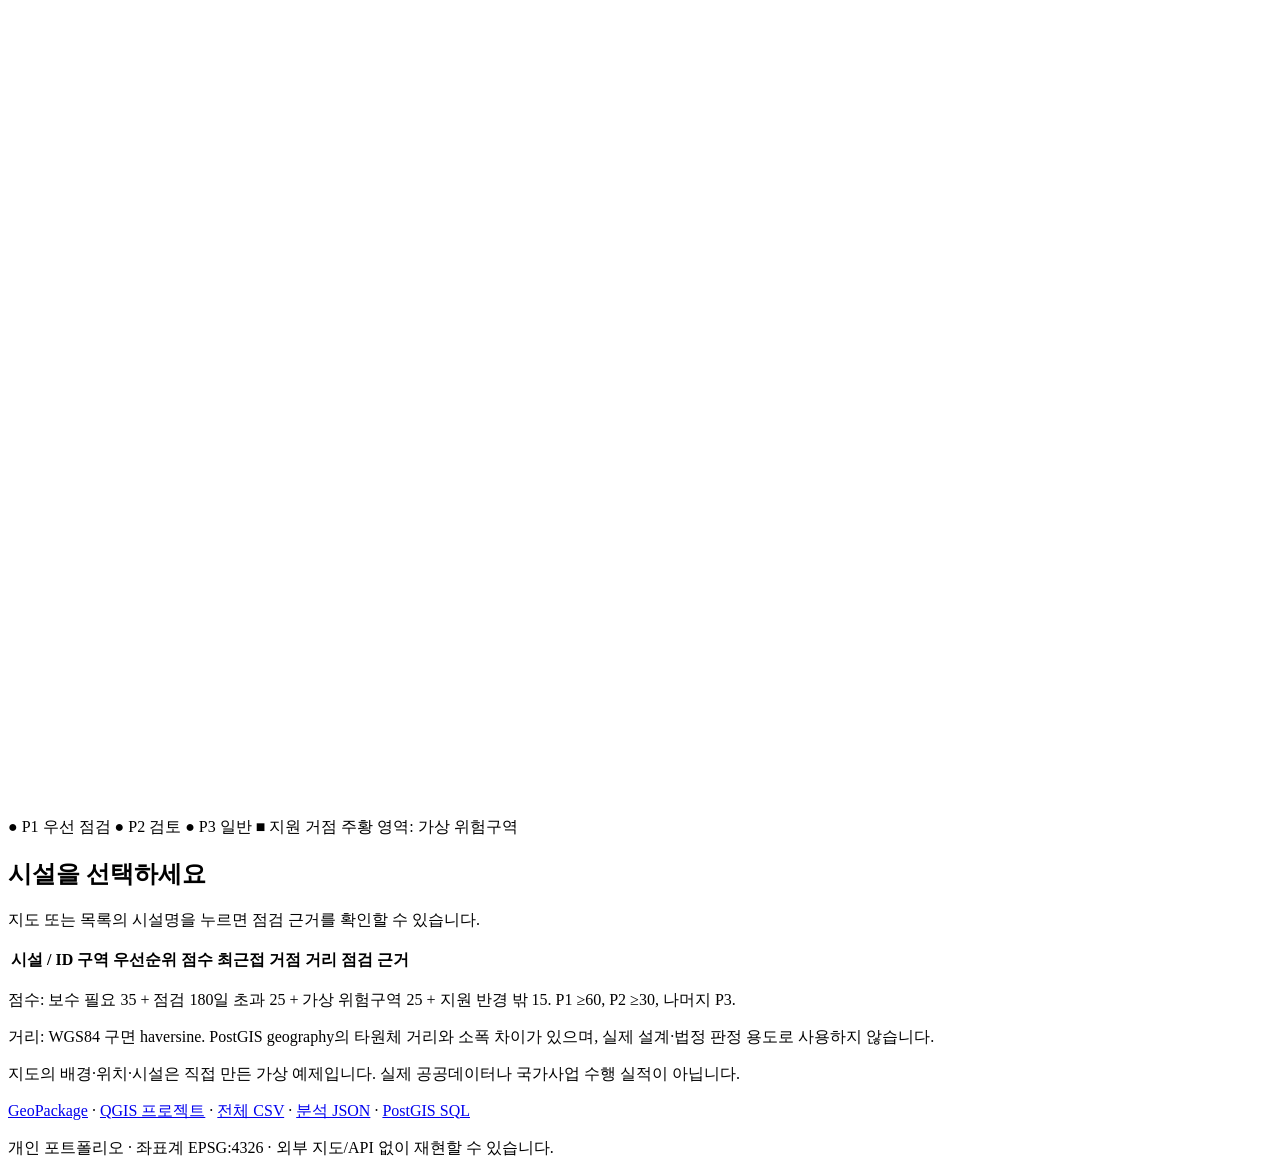
<file: src/gis_portfolio/templates/report.html>
<!doctype html>
<html lang="ko">
  <head>
    <link rel="icon" href="data:," />
    <meta charset="utf-8" />
    <meta name="viewport" content="width=device-width,initial-scale=1" />
    <title>시설 점검 우선순위 · GIS 포트폴리오</title>
    <style>
      @@STYLES@@
    </style>
  </head>
  <body>
    <div class="shell">
      <header class="app-header">
        <div class="topbar">
          <a class="brand" href="#overview"
            ><span class="brand-symbol" aria-hidden="true"
              ><svg
                viewBox="0 0 24 24"
                fill="none"
                stroke="currentColor"
                stroke-width="1.7"
              >
                <path d="m8 7-5 5 5 5m8-10 5 5-5 5m-3-12-2 14" /></svg></span
            ><span
              ><span class="brand-owner">portfolio / </span>시설 점검 GIS</span
            ></a
          ><a class="header-download" href="facilities.csv">CSV 내보내기</a>
        </div>
        <nav class="app-tabs" aria-label="주 메뉴">
          <a href="#overview" aria-current="page">시설 현황</a
          ><a href="#facility-list">시설 목록</a
          ><a href="report.json">분석 JSON</a>
        </nav>
      </header>
      <main id="overview">
        <h1>시설 점검 현황</h1>
        <p class="lead">시설별 점검 우선순위와 판정 근거를 확인합니다.</p>
        <section class="metrics" aria-label="분석 요약">
          <div>
            <span>분석 시설</span>
            <strong id="total"> </strong>
          </div>
          <div>
            <span>우선 점검 P1</span>
            <strong id="high"> </strong>
          </div>
          <div>
            <span>지원 반경 밖</span>
            <strong id="uncovered"> </strong>
          </div>
        </section>
        <div class="filters">
          <input
            id="search"
            type="search"
            placeholder="시설명 또는 ID 검색"
            aria-label="시설 검색"
          />
          <select id="priority" aria-label="우선순위">
            <option value="">모든 우선순위</option>
            <option>P1</option>
            <option>P2</option>
            <option>P3</option>
          </select>
          <select id="zone" aria-label="구역">
            <option value="">모든 구역</option>
          </select>
          <button id="download">현재 목록 CSV</button>
        </div>
        <p id="count" class="status" role="status"></p>
        <div class="layout">
          <div class="map">
            <div class="map-heading">
              <strong>시설 위치</strong><span>가상 데이터 · EPSG:4326</span>
            </div>
            <svg
              viewBox="0 0 1000 670"
              role="img"
              aria-label="가상 공공시설 우선순위 지도"
            >
              @@POLYGONS@@@@MARKERS@@
            </svg>
            <div class="legend">
              <span class="p1">● P1 우선 점검</span>
              <span class="p2">● P2 검토</span>
              <span class="p3">● P3 일반</span>
              <span>■ 지원 거점</span>
              <span>주황 영역: 가상 위험구역</span>
            </div>
          </div>
          <aside class="detail" id="detail">
            <h2>시설을 선택하세요</h2>
            <p>
              지도 또는 목록의 시설명을 누르면 점검 근거를 확인할 수 있습니다.
            </p>
          </aside>
        </div>
        <div class="table-wrap" id="facility-list">
          <table>
            <thead>
              <tr>
                <th>시설 / ID</th>
                <th>구역</th>
                <th>우선순위</th>
                <th>점수</th>
                <th>최근접 거점</th>
                <th>거리</th>
                <th>점검 근거</th>
              </tr>
            </thead>
            <tbody id="rows"></tbody>
          </table>
        </div>
        <section class="notes">
          <p id="basis"></p>
          <p>
            점수: 보수 필요 35 + 점검 180일 초과 25 + 가상 위험구역 25 + 지원
            반경 밖 15. P1 ≥60, P2 ≥30, 나머지 P3.
          </p>
          <p>
            거리: WGS84 구면 haversine. PostGIS geography의 타원체 거리와 소폭
            차이가 있으며, 실제 설계·법정 판정 용도로 사용하지 않습니다.
          </p>
          <p>
            지도의 배경·위치·시설은 직접 만든 가상 예제입니다. 실제 공공데이터나
            국가사업 수행 실적이 아닙니다.
          </p>
          <p>
            <a href="analysis.gpkg">GeoPackage</a> ·
            <a href="facility-review.qgs">QGIS 프로젝트</a> ·
            <a href="facilities.csv">전체 CSV</a> ·
            <a href="report.json">분석 JSON</a> ·
            <a href="postgis.sql">PostGIS SQL</a>
          </p>
        </section>
      </main>
      <footer>
        개인 포트폴리오 · 좌표계 EPSG:4326 · 외부 지도/API 없이 재현할 수
        있습니다.
      </footer>
    </div>
    <script id="report-data" type="application/json">
      @@DATA@@
    </script>
    <script>
      @@SCRIPT@@
    </script>
  </body>
</html>
</file>
